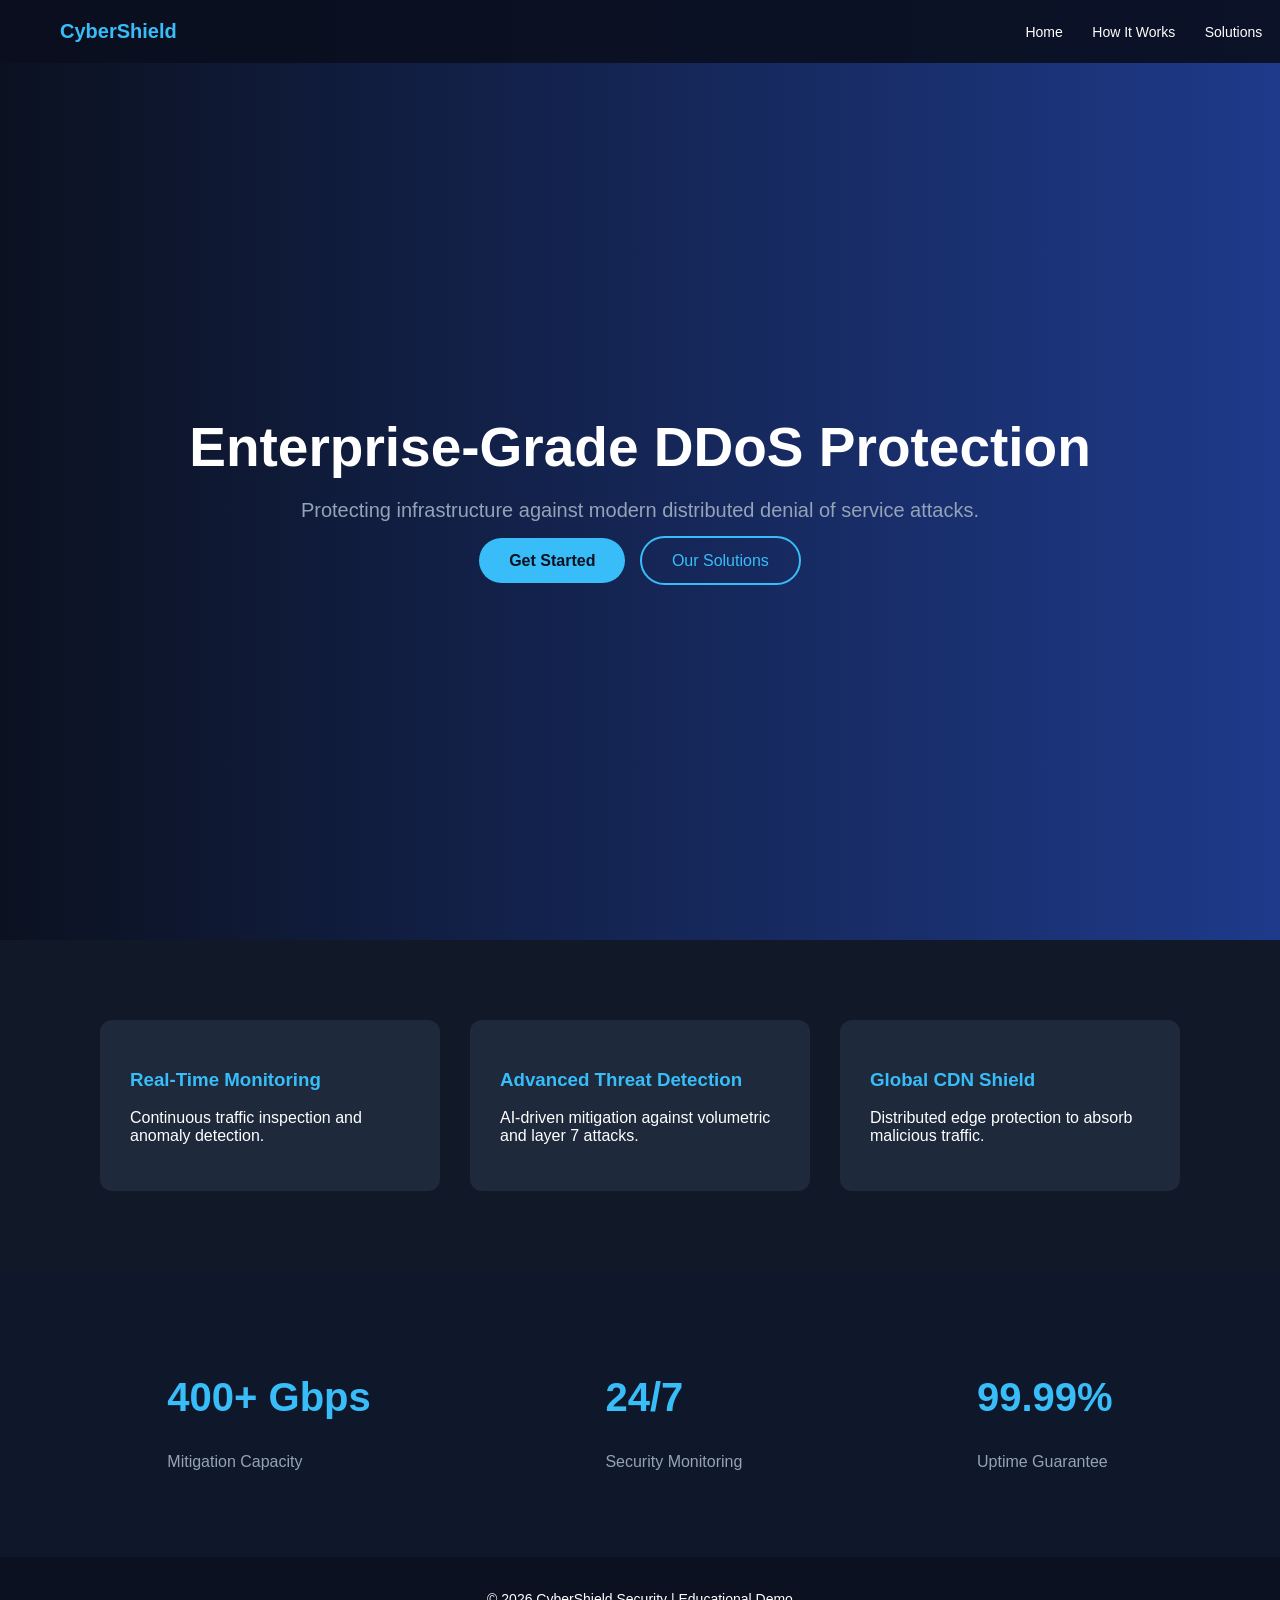
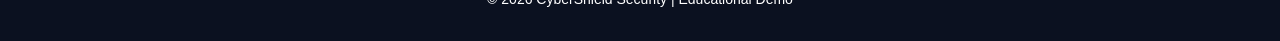
<file: index.html>
<!DOCTYPE html>
<html>
<head>
    <title>CyberShield Security</title>
    <link rel="stylesheet" href="style.css">
</head>
<body>

<nav>
    <div class="logo">CyberShield</div>
    <div class="nav-links">
        <a href="index.html">Home</a>
        <a href="how-ddos-works.html">How It Works</a>
        <a href="prevention.html">Solutions</a>
        <a href="#">Contact</a>
    </div>
</nav>

<section class="hero">
    <div class="hero-content">
        <h1>Enterprise-Grade DDoS Protection</h1>
        <p>Protecting infrastructure against modern distributed denial of service attacks.</p>
        <a href="how-ddos-works.html" class="btn-primary">Get Started</a>
        <a href="prevention.html" class="btn-secondary">Our Solutions</a>
    </div>
</section>

<section class="features">
    <div class="card">
        <h3>Real-Time Monitoring</h3>
        <p>Continuous traffic inspection and anomaly detection.</p>
    </div>

    <div class="card">
        <h3>Advanced Threat Detection</h3>
        <p>AI-driven mitigation against volumetric and layer 7 attacks.</p>
    </div>

    <div class="card">
        <h3>Global CDN Shield</h3>
        <p>Distributed edge protection to absorb malicious traffic.</p>
    </div>
</section>

<section class="stats">
    <div class="stat">
        <h2>400+ Gbps</h2>
        <p>Mitigation Capacity</p>
    </div>
    <div class="stat">
        <h2>24/7</h2>
        <p>Security Monitoring</p>
    </div>
    <div class="stat">
        <h2>99.99%</h2>
        <p>Uptime Guarantee</p>
    </div>
</section>

<footer>
    <p>© 2026 CyberShield Security | Educational Demo</p>
</footer>

</body>
</html>
</file>
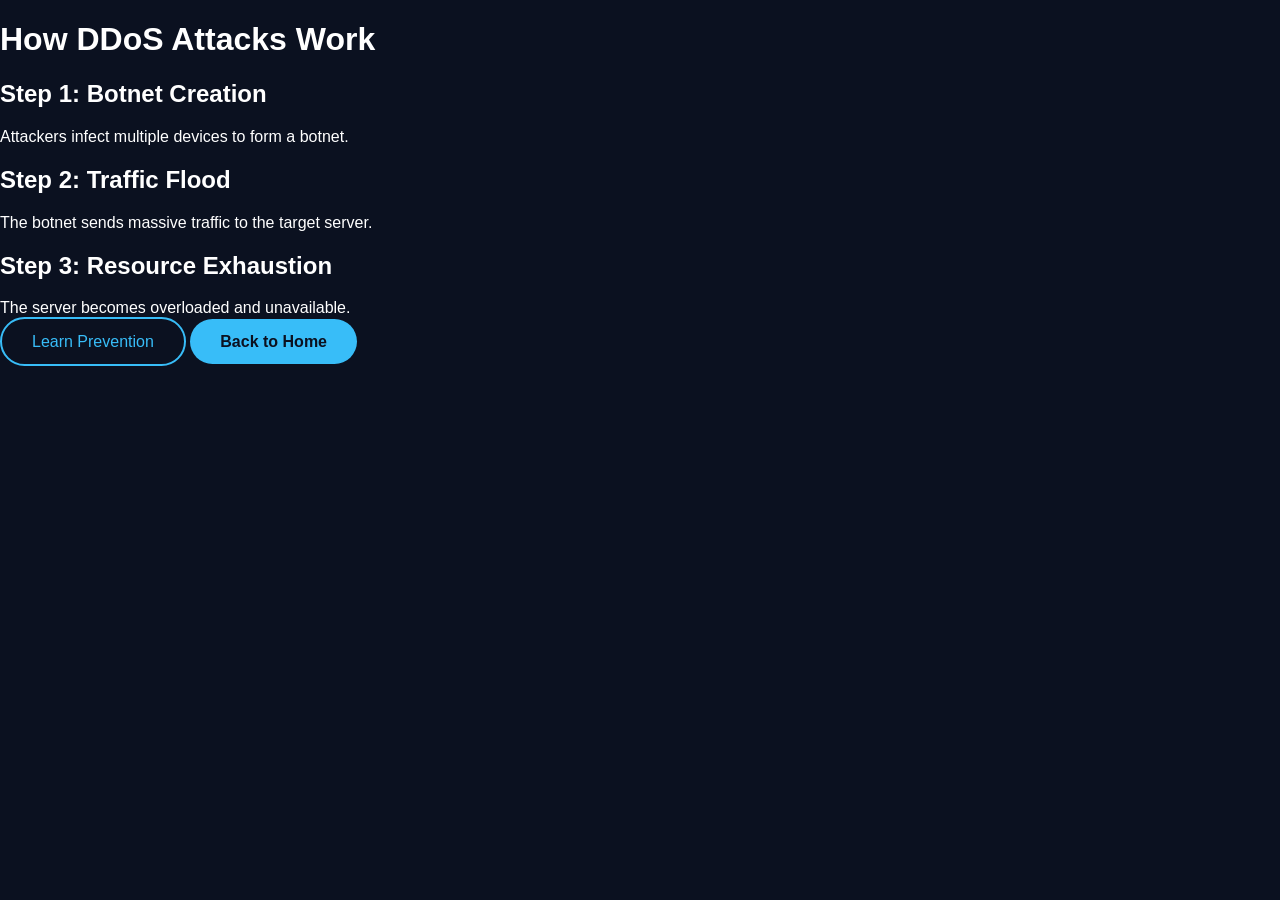
<file: how-ddos-works.html>
<!DOCTYPE html>
<html>
<head>
    <title>How DDoS Works</title>
    <link rel="stylesheet" href="style.css">
</head>
<body>

<header>
    <h1>How DDoS Attacks Work</h1>
</header>

<section>
    <h2>Step 1: Botnet Creation</h2>
    <p>Attackers infect multiple devices to form a botnet.</p>
</section>

<section>
    <h2>Step 2: Traffic Flood</h2>
    <p>The botnet sends massive traffic to the target server.</p>
</section>

<section>
    <h2>Step 3: Resource Exhaustion</h2>
    <p>The server becomes overloaded and unavailable.</p>
</section>

<a href="prevention.html" class="btn-secondary">Learn Prevention</a>
   

    

<a href="index.html" class="btn-primary">Back to Home</a>

</body>
</html>
</file>
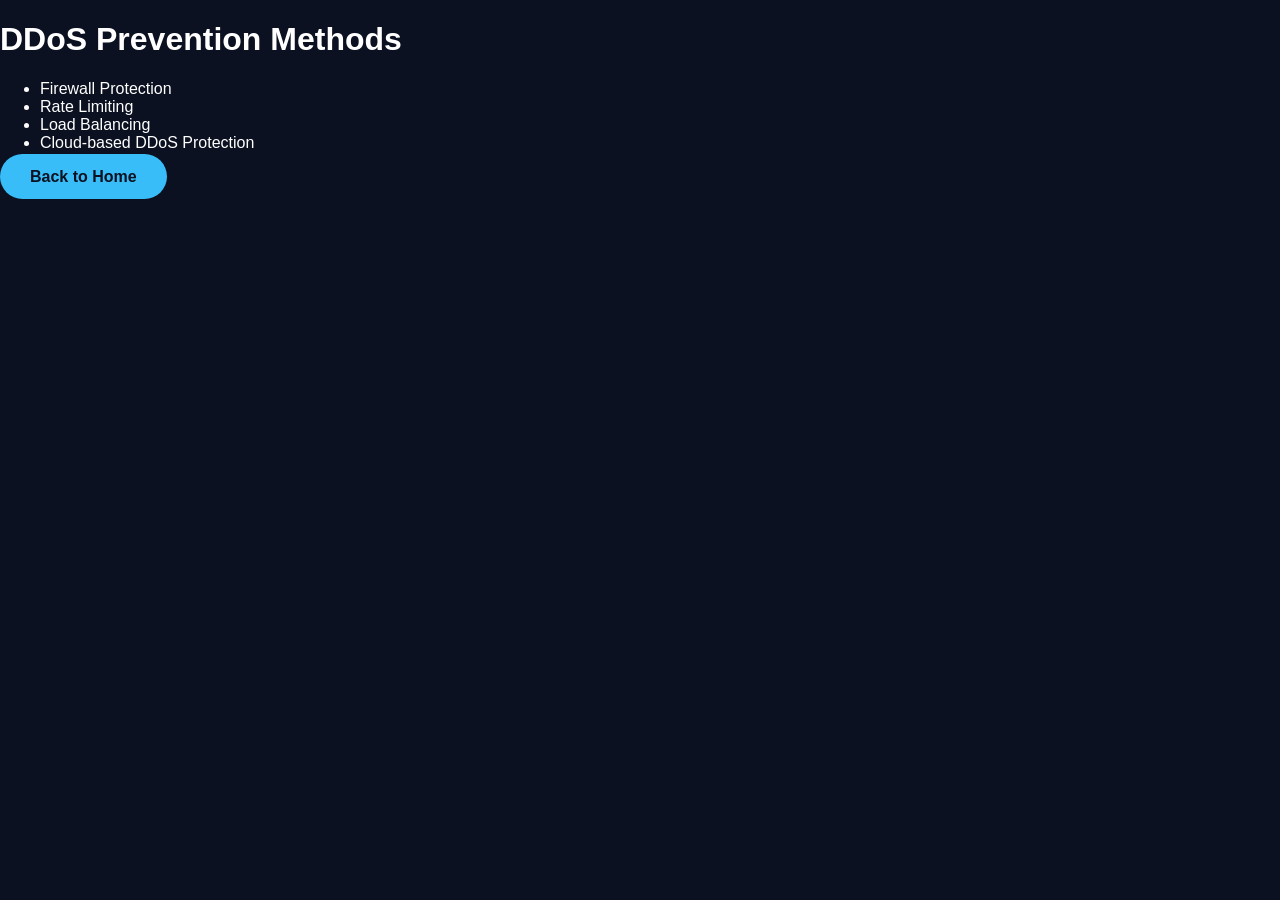
<file: prevention.html>
<!DOCTYPE html>
<html>
<head>
    <title>DDoS Prevention</title>
    <link rel="stylesheet" href="style.css">
</head>
<body>

<header>
    <h1>DDoS Prevention Methods</h1>
</header>

<section>
    <ul>
        <li>Firewall Protection</li>
        <li>Rate Limiting</li>
        <li>Load Balancing</li>
        <li>Cloud-based DDoS Protection</li>
    </ul>
</section>

<a href="index.html" class="btn-primary">Back to Home</a>

</body>
</html>
</file>
<file: style.css>
body {
    margin: 0;
    font-family: 'Segoe UI', sans-serif;
    background-color: #0b1120;
    color: white;
}

/* NAV */
nav {
    display: flex;
    justify-content: space-between;
    align-items: center;
    padding: 20px 60px;
    background: rgba(10,15,30,0.9);
    position: fixed;
    width: 100%;
    top: 0;
    z-index: 1000;
}

.logo {
    font-weight: bold;
    font-size: 20px;
    color: #38bdf8;
}

nav a {
    color: white;
    text-decoration: none;
    margin-left: 25px;
    font-size: 14px;
}

nav a:hover {
    color: #38bdf8;
}

/* HERO */
.hero {
    height: 100vh;
    background: linear-gradient(to right, #0b1120, #1e3a8a);
    display: flex;
    justify-content: center;
    align-items: center;
    text-align: center;
    padding: 20px;
}

.hero h1 {
    font-size: 55px;
    margin-bottom: 20px;
}

.hero p {
    font-size: 20px;
    margin-bottom: 30px;
    color: #94a3b8;
}

/* BUTTONS */
.btn-primary {
    background: #38bdf8;
    padding: 14px 30px;
    border-radius: 30px;
    color: #0b1120;
    text-decoration: none;
    font-weight: bold;
    margin-right: 10px;
}

.btn-primary:hover {
    background: #0ea5e9;
}

.btn-secondary {
    border: 2px solid #38bdf8;
    padding: 14px 30px;
    border-radius: 30px;
    color: #38bdf8;
    text-decoration: none;
}

.btn-secondary:hover {
    background: #38bdf8;
    color: #0b1120;
}

/* FEATURES */
.features {
    display: flex;
    justify-content: center;
    gap: 30px;
    padding: 80px 50px;
    background: #111827;
}

.card {
    background: #1e293b;
    padding: 30px;
    border-radius: 12px;
    width: 280px;
    transition: 0.3s;
}

.card:hover {
    transform: translateY(-10px);
    background: #334155;
}

.card h3 {
    color: #38bdf8;
}

/* STATS */
.stats {
    display: flex;
    justify-content: space-around;
    padding: 70px 50px;
    background: #0f172a;
}

.stat h2 {
    font-size: 40px;
    color: #38bdf8;
}

.stat p {
    color: #94a3b8;
}

/* FOOTER */
footer {
    background: #0b1120;
    text-align: center;
    padding: 20px;
    font-size: 14px;
}
</file>
